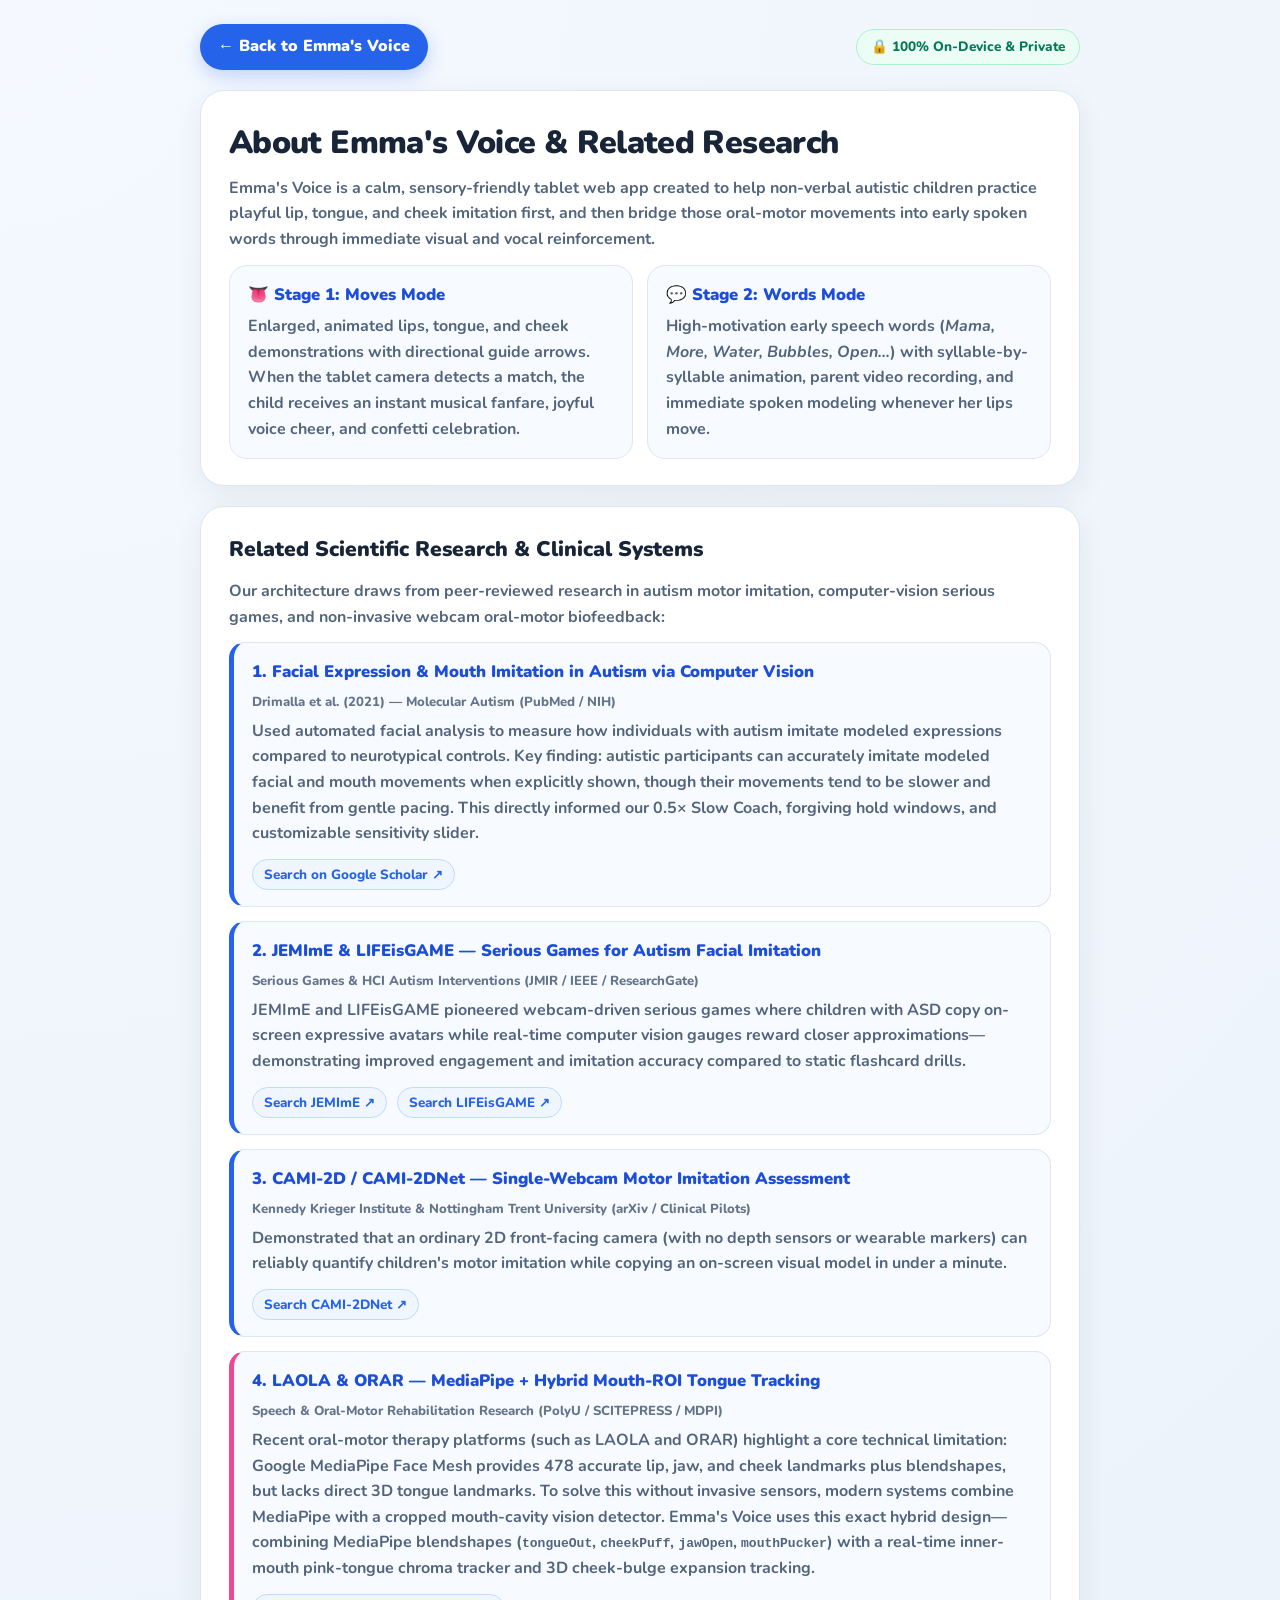
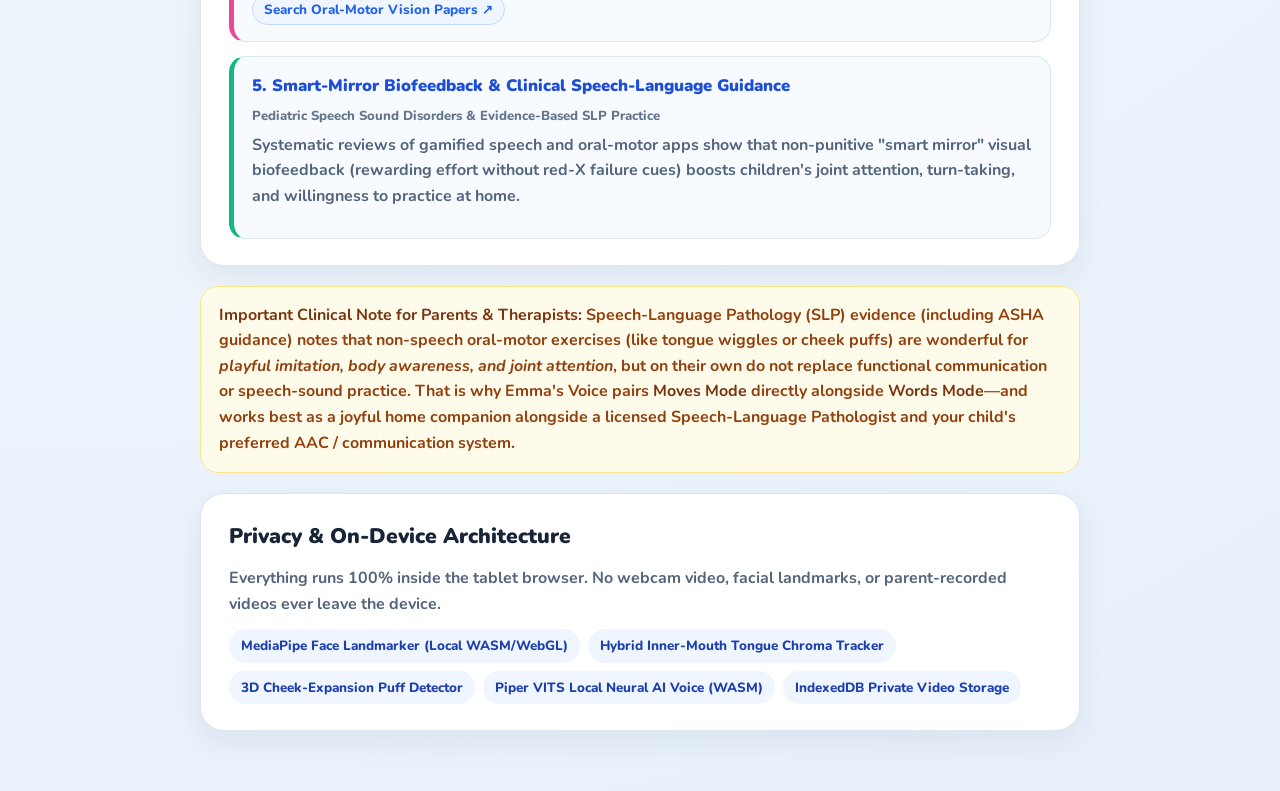
<file: about.html>
<!DOCTYPE html>
<html lang="en">
<head>
  <meta charset="UTF-8">
  <meta name="viewport" content="width=device-width, initial-scale=1.0, viewport-fit=cover">
  <title>About &amp; Research — Emma's Voice</title>
  <link rel="icon" type="image/svg+xml" href="assets/icon.svg">
  <link rel="preconnect" href="https://fonts.googleapis.com">
  <link rel="preconnect" href="https://fonts.gstatic.com" crossorigin>
  <link href="https://fonts.googleapis.com/css2?family=Nunito:wght@600;700;800;900&display=swap" rel="stylesheet">
  <style>
    :root {
      --bg: #eef4fb;
      --surface: #ffffff;
      --soft: #f7faff;
      --border: #dce6f4;
      --text: #182538;
      --muted: #53657d;
      --primary: #2563eb;
      --mint: #10b981;
      --pink: #ec4899;
      --amber: #f59e0b;
    }
    * { box-sizing: border-box; }
    body {
      margin: 0;
      font-family: 'Nunito', -apple-system, BlinkMacSystemFont, 'Segoe UI', Roboto, sans-serif;
      color: var(--text);
      background: radial-gradient(circle at top left, #f5f9ff 0%, var(--bg) 60%, #e7f0fb 100%);
      line-height: 1.6;
      padding: 24px 16px 60px;
    }
    .container {
      max-width: 880px;
      margin: 0 auto;
      display: flex;
      flex-direction: column;
      gap: 20px;
    }
    .nav-bar {
      display: flex;
      align-items: center;
      justify-content: space-between;
      gap: 12px;
      flex-wrap: wrap;
    }
    .back-link {
      display: inline-flex;
      align-items: center;
      gap: 8px;
      padding: 10px 18px;
      border-radius: 999px;
      background: var(--primary);
      color: #ffffff;
      text-decoration: none;
      font-weight: 900;
      box-shadow: 0 6px 18px rgba(37, 99, 235, 0.25);
    }
    .badge {
      display: inline-flex;
      align-items: center;
      gap: 6px;
      padding: 6px 14px;
      border-radius: 999px;
      background: #ecfdf5;
      color: #047857;
      border: 1.5px solid #a7f3d0;
      font-size: 0.85rem;
      font-weight: 800;
    }
    .card {
      background: var(--surface);
      border: 1.5px solid var(--border);
      border-radius: 24px;
      padding: 26px 28px;
      box-shadow: 0 10px 30px rgba(24, 37, 56, 0.07);
    }
    h1 {
      margin: 0 0 8px;
      font-size: 2rem;
      font-weight: 900;
      letter-spacing: -0.02em;
    }
    h2 {
      margin: 0 0 12px;
      font-size: 1.32rem;
      font-weight: 900;
      color: var(--text);
    }
    h3 {
      margin: 0 0 6px;
      font-size: 1.04rem;
      font-weight: 900;
      color: #1d4ed8;
    }
    p {
      margin: 0 0 12px;
      color: var(--muted);
      font-weight: 700;
    }
    .grid-2 {
      display: grid;
      grid-template-columns: repeat(auto-fit, minmax(260px, 1fr));
      gap: 14px;
      margin-top: 10px;
    }
    .mini-box {
      background: var(--soft);
      border: 1.5px solid var(--border);
      border-radius: 18px;
      padding: 16px 18px;
    }
    .paper-list {
      display: flex;
      flex-direction: column;
      gap: 14px;
    }
    .paper-card {
      background: var(--soft);
      border: 1.5px solid var(--border);
      border-left: 5px solid var(--primary);
      border-radius: 16px;
      padding: 16px 18px;
    }
    .paper-card.tongue { border-left-color: var(--pink); }
    .paper-card.clinical { border-left-color: var(--mint); }
    .paper-meta {
      font-size: 0.82rem;
      font-weight: 800;
      color: #64748b;
      margin-bottom: 6px;
    }
    .paper-links {
      display: flex;
      gap: 10px;
      flex-wrap: wrap;
      margin-top: 8px;
    }
    .paper-links a {
      font-size: 0.84rem;
      font-weight: 800;
      color: var(--primary);
      text-decoration: none;
      background: #eff6ff;
      padding: 4px 11px;
      border-radius: 999px;
      border: 1px solid #bfdbfe;
    }
    .callout {
      background: #fffbeb;
      border: 1.5px solid #fde68a;
      border-radius: 18px;
      padding: 16px 18px;
      color: #92400e;
      font-weight: 700;
    }
    .callout strong { color: #78350f; }
    .tech-pills {
      display: flex;
      flex-wrap: wrap;
      gap: 8px;
      margin-top: 8px;
    }
    .tech-pill {
      padding: 6px 12px;
      border-radius: 999px;
      background: #eff6ff;
      color: #1e40af;
      font-size: 0.84rem;
      font-weight: 800;
    }
  </style>
</head>
<body>
  <div class="container">
    <nav class="nav-bar">
      <a class="back-link" href="./">← Back to Emma's Voice</a>
      <span class="badge">🔒 100% On-Device &amp; Private</span>
    </nav>

    <section class="card">
      <h1>About Emma's Voice &amp; Related Research</h1>
      <p>
        <strong>Emma's Voice</strong> is a calm, sensory-friendly tablet web app created to help non-verbal autistic children practice playful <strong>lip, tongue, and cheek imitation</strong> first, and then bridge those oral-motor movements into <strong>early spoken words</strong> through immediate visual and vocal reinforcement.
      </p>
      <div class="grid-2">
        <div class="mini-box">
          <h3>👅 Stage 1: Moves Mode</h3>
          <p style="margin:0">Enlarged, animated lips, tongue, and cheek demonstrations with directional guide arrows. When the tablet camera detects a match, the child receives an instant musical fanfare, joyful voice cheer, and confetti celebration.</p>
        </div>
        <div class="mini-box">
          <h3>💬 Stage 2: Words Mode</h3>
          <p style="margin:0">High-motivation early speech words (<em>Mama, More, Water, Bubbles, Open…</em>) with syllable-by-syllable animation, parent video recording, and immediate spoken modeling whenever her lips move.</p>
        </div>
      </div>
    </section>

    <section class="card">
      <h2>Related Scientific Research &amp; Clinical Systems</h2>
      <p>
        Our architecture draws from peer-reviewed research in autism motor imitation, computer-vision serious games, and non-invasive webcam oral-motor biofeedback:
      </p>

      <div class="paper-list">
        <article class="paper-card">
          <h3>1. Facial Expression &amp; Mouth Imitation in Autism via Computer Vision</h3>
          <div class="paper-meta">Drimalla et al. (2021) — Molecular Autism (PubMed / NIH)</div>
          <p>
            Used automated facial analysis to measure how individuals with autism imitate modeled expressions compared to neurotypical controls. Key finding: autistic participants <strong>can accurately imitate modeled facial and mouth movements when explicitly shown</strong>, though their movements tend to be slower and benefit from gentle pacing. This directly informed our <strong>0.5× Slow Coach</strong>, forgiving hold windows, and customizable sensitivity slider.
          </p>
          <div class="paper-links">
            <a href="https://scholar.google.com/scholar?q=Drimalla+2021+Imitation+and+recognition+of+facial+emotions+in+autism+computer+vision" target="_blank" rel="noopener">Search on Google Scholar ↗</a>
          </div>
        </article>

        <article class="paper-card">
          <h3>2. JEMImE &amp; LIFEisGAME — Serious Games for Autism Facial Imitation</h3>
          <div class="paper-meta">Serious Games &amp; HCI Autism Interventions (JMIR / IEEE / ResearchGate)</div>
          <p>
            <strong>JEMImE</strong> and <strong>LIFEisGAME</strong> pioneered webcam-driven serious games where children with ASD copy on-screen expressive avatars while real-time computer vision gauges reward closer approximations—demonstrating improved engagement and imitation accuracy compared to static flashcard drills.
          </p>
          <div class="paper-links">
            <a href="https://scholar.google.com/scholar?q=JEMImE+serious+game+autism+facial+expression+imitation" target="_blank" rel="noopener">Search JEMImE ↗</a>
            <a href="https://scholar.google.com/scholar?q=LIFEisGAME+autism+facial+expression+avatar" target="_blank" rel="noopener">Search LIFEisGAME ↗</a>
          </div>
        </article>

        <article class="paper-card">
          <h3>3. CAMI-2D / CAMI-2DNet — Single-Webcam Motor Imitation Assessment</h3>
          <div class="paper-meta">Kennedy Krieger Institute &amp; Nottingham Trent University (arXiv / Clinical Pilots)</div>
          <p>
            Demonstrated that an ordinary 2D front-facing camera (with no depth sensors or wearable markers) can reliably quantify children's motor imitation while copying an on-screen visual model in under a minute.
          </p>
          <div class="paper-links">
            <a href="https://scholar.google.com/scholar?q=CAMI-2DNet+Computerized+Assessment+of+Motor+Imitation+autism" target="_blank" rel="noopener">Search CAMI-2DNet ↗</a>
          </div>
        </article>

        <article class="paper-card tongue">
          <h3>4. LAOLA &amp; ORAR — MediaPipe + Hybrid Mouth-ROI Tongue Tracking</h3>
          <div class="paper-meta">Speech &amp; Oral-Motor Rehabilitation Research (PolyU / SCITEPRESS / MDPI)</div>
          <p>
            Recent oral-motor therapy platforms (such as <strong>LAOLA</strong> and <strong>ORAR</strong>) highlight a core technical limitation: Google MediaPipe Face Mesh provides 478 accurate lip, jaw, and cheek landmarks plus blendshapes, but <strong>lacks direct 3D tongue landmarks</strong>. To solve this without invasive sensors, modern systems combine MediaPipe with a cropped mouth-cavity vision detector. Emma's Voice uses this exact hybrid design—combining MediaPipe blendshapes (<code>tongueOut</code>, <code>cheekPuff</code>, <code>jawOpen</code>, <code>mouthPucker</code>) with a real-time inner-mouth pink-tongue chroma tracker and 3D cheek-bulge expansion tracking.
          </p>
          <div class="paper-links">
            <a href="https://scholar.google.com/scholar?q=MediaPipe+oral+motor+rehabilitation+tongue+tracking+ORAR+LAOLA" target="_blank" rel="noopener">Search Oral-Motor Vision Papers ↗</a>
          </div>
        </article>

        <article class="paper-card clinical">
          <h3>5. Smart-Mirror Biofeedback &amp; Clinical Speech-Language Guidance</h3>
          <div class="paper-meta">Pediatric Speech Sound Disorders &amp; Evidence-Based SLP Practice</div>
          <p>
            Systematic reviews of gamified speech and oral-motor apps show that non-punitive "smart mirror" visual biofeedback (rewarding effort without red-X failure cues) boosts children's joint attention, turn-taking, and willingness to practice at home.
          </p>
        </article>
      </div>
    </section>

    <section class="callout">
      <strong>Important Clinical Note for Parents &amp; Therapists:</strong>
      Speech-Language Pathology (SLP) evidence (including ASHA guidance) notes that non-speech oral-motor exercises (like tongue wiggles or cheek puffs) are wonderful for <em>playful imitation, body awareness, and joint attention</em>, but on their own do not replace functional communication or speech-sound practice. That is why Emma's Voice pairs <strong>Moves Mode</strong> directly alongside <strong>Words Mode</strong>—and works best as a joyful home companion alongside a licensed Speech-Language Pathologist and your child's preferred AAC / communication system.
    </section>

    <section class="card">
      <h2>Privacy &amp; On-Device Architecture</h2>
      <p>
        Everything runs 100% inside the tablet browser. No webcam video, facial landmarks, or parent-recorded videos ever leave the device.
      </p>
      <div class="tech-pills">
        <span class="tech-pill">MediaPipe Face Landmarker (Local WASM/WebGL)</span>
        <span class="tech-pill">Hybrid Inner-Mouth Tongue Chroma Tracker</span>
        <span class="tech-pill">3D Cheek-Expansion Puff Detector</span>
        <span class="tech-pill">Piper VITS Local Neural AI Voice (WASM)</span>
        <span class="tech-pill">IndexedDB Private Video Storage</span>
      </div>
    </section>
  </div>
</body>
</html>
</file>
